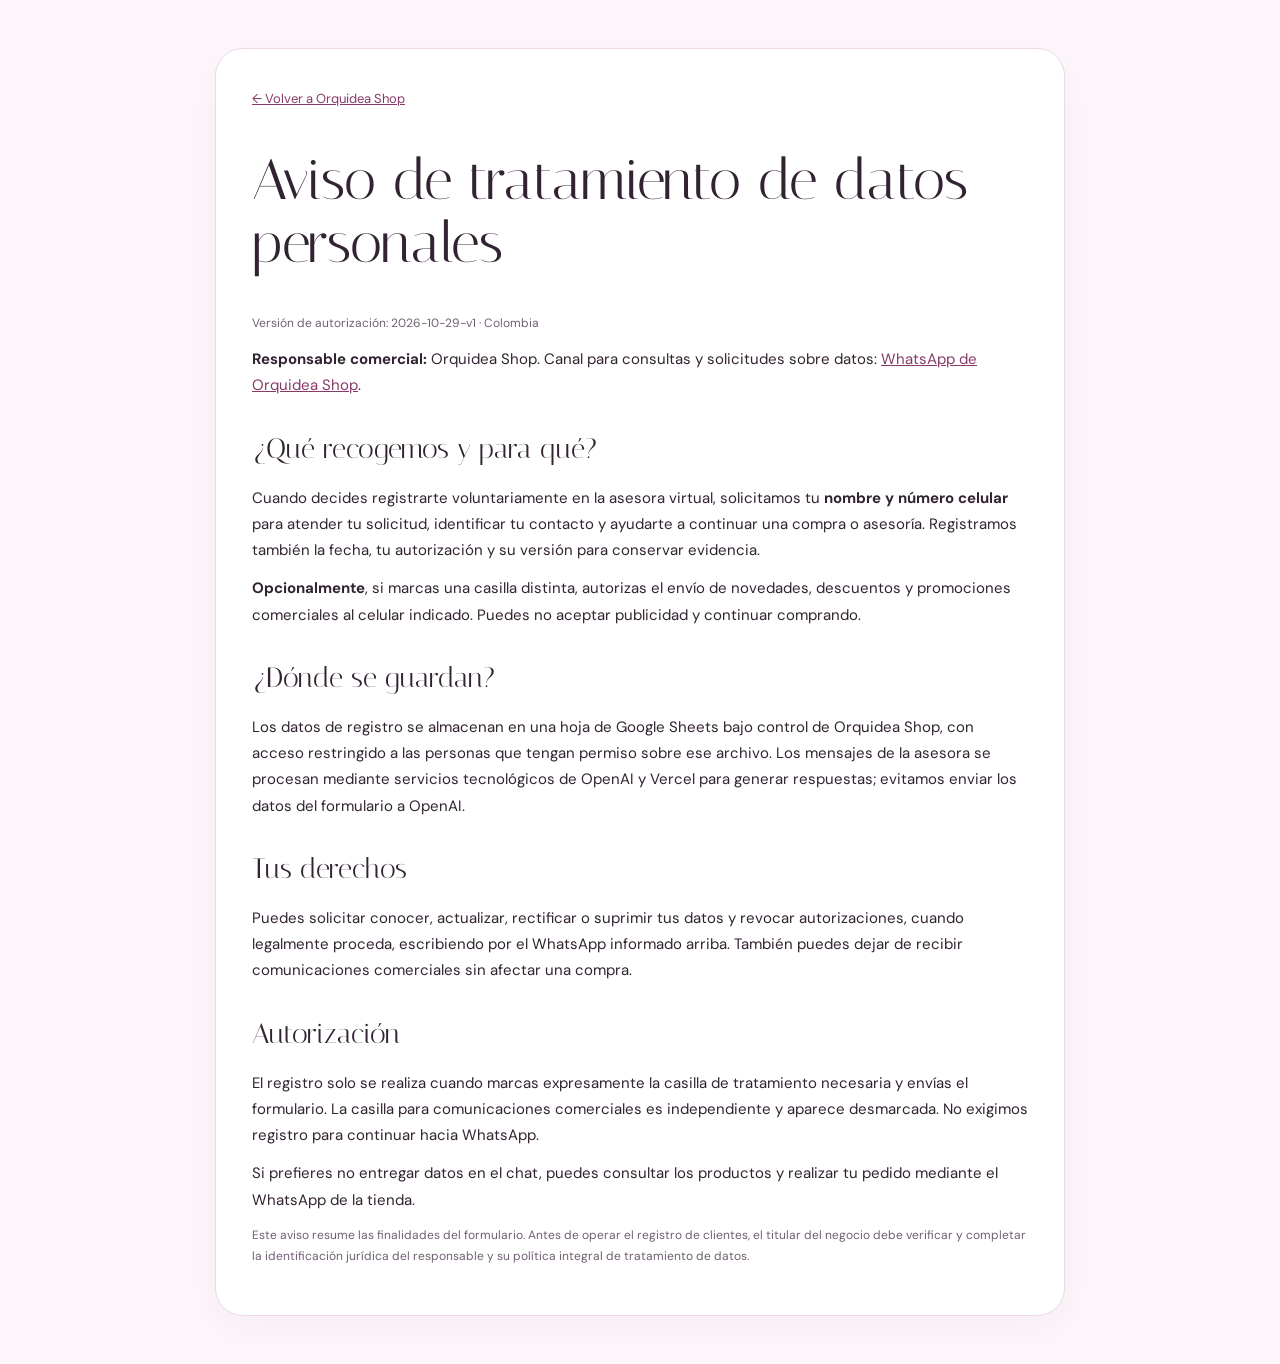
<file: privacidad.html>
<!doctype html>
<html lang="es">
<head>
<meta charset="utf-8">
<meta name="viewport" content="width=device-width,initial-scale=1">
<meta name="robots" content="index,follow">
<title>Tratamiento de datos personales · Orquidea Shop</title>
<link rel="preconnect" href="https://fonts.googleapis.com">
<link href="https://fonts.googleapis.com/css2?family=DM+Sans:wght@400;500;600&family=Italiana&display=swap" rel="stylesheet">
<style>
:root{color-scheme:light}*{box-sizing:border-box}body{margin:0;background:#fdf6fa;color:#312331;font-family:"DM Sans",sans-serif;font-size:15px;line-height:1.75}main{max-width:850px;margin:48px auto;padding:36px;background:white;border:1px solid #ecd9ea;border-radius:28px;box-shadow:0 12px 40px #41243a0b}h1,h2{font-family:"Italiana",serif;font-weight:400}h1{font-size:clamp(36px,6vw,57px);line-height:1.1}h2{font-size:28px;margin:25px 0 5px}a{color:#873968}a:hover{text-decoration:underline}.back{display:inline-block;font-size:13px}p{margin:12px 0}ul{padding-left:20px}.muted{font-size:12px;color:#705f72}@media(max-width:650px){main{margin:10px;padding:24px 20px;border-radius:15px}}
</style>
</head>
<body><main>
<a class="back" href="/">← Volver a Orquidea Shop</a>
<h1>Aviso de tratamiento de datos personales</h1>
<p class="muted">Versión de autorización: 2026-10-29-v1 · Colombia</p>
<p><strong>Responsable comercial:</strong> Orquidea Shop. Canal para consultas y solicitudes sobre datos: <a href="https://wa.me/573171774950">WhatsApp de Orquidea Shop</a>.</p>
<h2>¿Qué recogemos y para qué?</h2>
<p>Cuando decides registrarte voluntariamente en la asesora virtual, solicitamos tu <strong>nombre y número celular</strong> para atender tu solicitud, identificar tu contacto y ayudarte a continuar una compra o asesoría. Registramos también la fecha, tu autorización y su versión para conservar evidencia.</p>
<p><strong>Opcionalmente</strong>, si marcas una casilla distinta, autorizas el envío de novedades, descuentos y promociones comerciales al celular indicado. Puedes no aceptar publicidad y continuar comprando.</p>
<h2>¿Dónde se guardan?</h2>
<p>Los datos de registro se almacenan en una hoja de Google Sheets bajo control de Orquidea Shop, con acceso restringido a las personas que tengan permiso sobre ese archivo. Los mensajes de la asesora se procesan mediante servicios tecnológicos de OpenAI y Vercel para generar respuestas; evitamos enviar los datos del formulario a OpenAI.</p>
<h2>Tus derechos</h2>
<p>Puedes solicitar conocer, actualizar, rectificar o suprimir tus datos y revocar autorizaciones, cuando legalmente proceda, escribiendo por el WhatsApp informado arriba. También puedes dejar de recibir comunicaciones comerciales sin afectar una compra.</p>
<h2>Autorización</h2>
<p>El registro solo se realiza cuando marcas expresamente la casilla de tratamiento necesaria y envías el formulario. La casilla para comunicaciones comerciales es independiente y aparece desmarcada. No exigimos registro para continuar hacia WhatsApp.</p>
<p>Si prefieres no entregar datos en el chat, puedes consultar los productos y realizar tu pedido mediante el WhatsApp de la tienda.</p>
<p class="muted">Este aviso resume las finalidades del formulario. Antes de operar el registro de clientes, el titular del negocio debe verificar y completar la identificación jurídica del responsable y su política integral de tratamiento de datos.</p>
</main></body>
</html>
</file>
